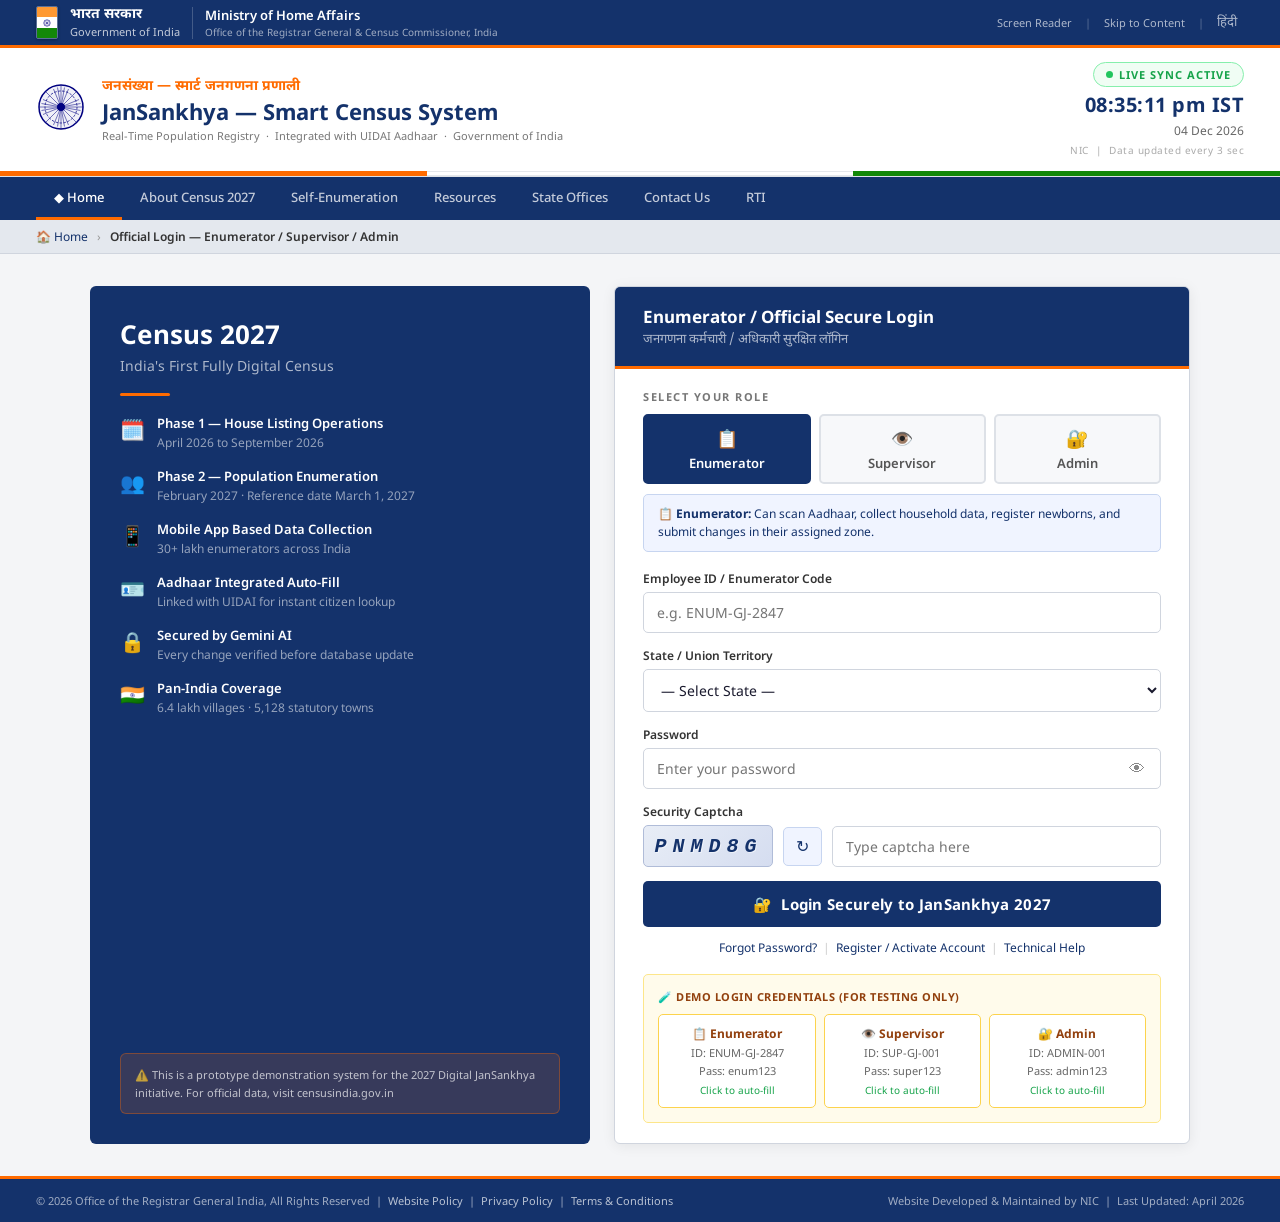
<file: login.html>
<!DOCTYPE html>
<html lang="en">
<head>
  <meta charset="UTF-8">
  <meta name="viewport" content="width=device-width, initial-scale=1.0">
  <title>JanSankhya — Official Login</title>
  <link href="https://fonts.googleapis.com/css2?family=Noto+Sans:wght@400;500;600;700&family=Noto+Sans+Devanagari:wght@400;600;700&display=swap" rel="stylesheet">
  <style>
    *,*::before,*::after{margin:0;padding:0;box-sizing:border-box;}
    html{scroll-behavior:smooth;}
    body{font-family:'Noto Sans',sans-serif;background:#F4F5F7;color:#1a1a2e;min-height:100vh;display:flex;flex-direction:column;}

    /* GOV STRIP */
    .gov-strip{background:#14326B;border-bottom:3px solid #FF6B00;}
    .gov-strip-inner{display:flex;align-items:center;justify-content:space-between;padding:6px 36px;max-width:1280px;margin:0 auto;flex-wrap:wrap;gap:8px;}
    .gs-left{display:flex;align-items:center;gap:12px;flex-wrap:wrap;}
    .gs-hindi{font-family:'Noto Sans Devanagari',sans-serif;font-size:14px;font-weight:700;color:#fff;line-height:1.3;}
    .gs-english{font-size:11px;color:rgba(255,255,255,0.75);}
    .gs-vline{width:1px;height:32px;background:rgba(255,255,255,0.2);flex-shrink:0;}
    .gs-min-main{font-size:13px;font-weight:600;color:#fff;}
    .gs-min-sub{font-size:10px;color:rgba(255,255,255,0.6);margin-top:1px;}
    .gs-right{display:flex;align-items:center;gap:6px;flex-shrink:0;}
    .gs-link{font-size:11px;color:rgba(255,255,255,0.65);text-decoration:none;padding:3px 7px;border-radius:3px;transition:all .15s;}
    .gs-link:hover{color:#fff;background:rgba(255,255,255,0.12);}
    .gs-sep{color:rgba(255,255,255,0.3);font-size:11px;}
    .gs-hindi-link{font-family:'Noto Sans Devanagari',sans-serif;font-size:13px;}

    /* MAIN HEADER */
    .main-header{background:#fff;border-bottom:1px solid #dde1e7;box-shadow:0 2px 6px rgba(0,0,0,0.06);}
    .mh-inner{display:flex;align-items:center;justify-content:space-between;padding:14px 36px;max-width:1280px;margin:0 auto;flex-wrap:wrap;gap:14px;}
    .mh-brand{display:flex;align-items:center;gap:16px;flex:1;}
    .mh-chakra{animation:spinChakra 24s linear infinite;flex-shrink:0;}
    @keyframes spinChakra{from{transform:rotate(0deg);}to{transform:rotate(360deg);}}
    .mh-text{display:flex;flex-direction:column;gap:3px;}
    .mh-hindi{font-family:'Noto Sans Devanagari',sans-serif;font-size:14px;font-weight:700;color:#FF6B00;}
    .mh-english{font-size:22px;font-weight:700;color:#14326B;line-height:1.1;}
    .mh-tagline{font-size:11px;color:#777;margin-top:2px;}
    .mh-right{display:flex;flex-direction:column;align-items:flex-end;gap:4px;}
    .live-badge{display:flex;align-items:center;gap:6px;background:#f0fdf4;border:1px solid #86efac;padding:4px 12px;border-radius:99px;font-size:11px;font-weight:700;letter-spacing:1px;color:#16a34a;}
    .live-dot{width:7px;height:7px;border-radius:50%;background:#22c55e;animation:livePulse 1.5s ease-in-out infinite;display:inline-block;}
    @keyframes livePulse{0%,100%{opacity:1;transform:scale(1);}50%{opacity:.5;transform:scale(1.5);}}
    .mh-clock{font-size:20px;font-weight:700;color:#14326B;font-variant-numeric:tabular-nums;letter-spacing:.5px;}
    .mh-date{font-size:12px;color:#666;}
    .mh-nic{font-size:10px;color:#aaa;letter-spacing:.5px;}
    .tricolor{display:flex;height:5px;}
    .tc-s{flex:1;background:#FF6B00;}.tc-w{flex:1;background:#fff;border-top:1px solid #e5e7eb;border-bottom:1px solid #e5e7eb;}.tc-g{flex:1;background:#138808;}

    /* NAVBAR */
    .gov-nav{background:#14326B;}
    .gov-nav-inner{display:flex;align-items:center;padding:0 36px;max-width:1280px;margin:0 auto;overflow-x:auto;}
    .gov-nav-inner::-webkit-scrollbar{display:none;}
    .nav-item{padding:11px 18px;font-size:13px;font-weight:500;color:rgba(255,255,255,0.75);cursor:pointer;white-space:nowrap;border-bottom:3px solid transparent;transition:all .18s;text-decoration:none;display:inline-block;}
    .nav-item:hover{color:#fff;background:rgba(255,255,255,0.07);}
    .nav-item.active{color:#fff;border-bottom-color:#FF6B00;}

    /* MODAL OVERLAY for nav pages */
    .nav-modal-overlay{display:none;position:fixed;inset:0;background:rgba(0,0,0,0.5);z-index:500;align-items:center;justify-content:center;}
    .nav-modal-overlay.open{display:flex;}
    .nav-modal{background:#fff;border-radius:8px;padding:32px;max-width:560px;width:90%;position:relative;box-shadow:0 20px 60px rgba(0,0,0,0.15);}
    .nav-modal-close{position:absolute;top:14px;right:16px;background:none;border:none;font-size:20px;cursor:pointer;color:#666;}
    .nav-modal-close:hover{color:#1a1a2e;}
    .nav-modal h2{font-size:20px;font-weight:700;color:#14326B;margin-bottom:8px;}
    .nav-modal .nm-sub{font-size:13px;color:#777;margin-bottom:16px;}
    .nav-modal p{font-size:13px;color:#444;line-height:1.7;}
    .nav-modal .nm-divider{height:2px;background:#FF6B00;width:40px;margin:12px 0;}

    /* BREADCRUMB */
    .breadcrumb{background:#e4e8ee;border-bottom:1px solid #d0d5de;padding:8px 36px;}
    .bc-inner{max-width:1280px;margin:0 auto;font-size:12px;color:#555;}
    .bc-inner a{color:#14326B;text-decoration:none;}
    .bc-inner a:hover{text-decoration:underline;}
    .bc-sep{margin:0 6px;color:#999;}
    .bc-current{color:#333;font-weight:600;}

    /* LOGIN BODY */
    .login-body{flex:1;display:flex;align-items:flex-start;justify-content:center;padding:32px 36px;}
    .login-wrap{display:grid;grid-template-columns:1fr 1.15fr;gap:24px;width:100%;max-width:1100px;}

    /* INFO PANEL */
    .info-panel{background:#14326B;border-radius:6px;padding:30px;color:#fff;display:flex;flex-direction:column;}
    .ip-title{font-size:26px;font-weight:700;}
    .ip-sub{font-size:14px;color:rgba(255,255,255,0.65);margin-top:4px;}
    .ip-div{height:3px;width:50px;background:#FF6B00;margin:18px 0;border-radius:99px;}
    .ip-points{display:flex;flex-direction:column;gap:16px;flex:1;}
    .ip-pt{display:flex;align-items:flex-start;gap:12px;}
    .ip-pt-icon{font-size:20px;flex-shrink:0;margin-top:2px;}
    .ip-pt-text{display:flex;flex-direction:column;gap:2px;}
    .ip-pt-text strong{font-size:13px;font-weight:600;color:#fff;}
    .ip-pt-text span{font-size:12px;color:rgba(255,255,255,0.55);}
    .ip-notice{margin-top:24px;padding:12px 14px;background:rgba(255,107,0,0.15);border:1px solid rgba(255,107,0,0.35);border-radius:6px;font-size:11px;color:rgba(255,255,255,0.7);line-height:1.6;}

    /* FORM PANEL */
    .form-panel{background:#fff;border-radius:6px;border:1px solid #d0d5de;box-shadow:0 2px 14px rgba(0,0,0,0.07);overflow:hidden;display:flex;flex-direction:column;}
    .fp-header{background:#14326B;padding:18px 28px;border-bottom:3px solid #FF6B00;}
    .fp-title{font-size:17px;font-weight:700;color:#fff;}
    .fp-sub{font-family:'Noto Sans Devanagari',sans-serif;font-size:13px;color:rgba(255,255,255,0.65);margin-top:3px;}

    /* ROLE TABS */
    .role-section{padding:20px 28px 0;}
    .role-section-label{font-size:11px;font-weight:700;color:#777;letter-spacing:1.5px;text-transform:uppercase;margin-bottom:10px;}
    .role-tabs{display:flex;gap:8px;}
    .role-tab{flex:1;padding:10px 6px;border-radius:5px;border:2px solid #dde1e7;background:#f7f8fa;font-family:'Noto Sans',sans-serif;font-size:13px;font-weight:600;cursor:pointer;transition:all .18s;color:#555;text-align:center;}
    .role-tab:hover{border-color:#14326B;color:#14326B;background:#eef1f8;}
    .role-tab.active{border-color:#14326B;background:#14326B;color:#fff;}
    .role-tab .ri{display:block;font-size:18px;margin-bottom:4px;}

    /* ROLE DESC */
    .role-desc{margin:10px 28px 0;padding:10px 14px;background:#f0f4ff;border:1px solid #c7d5f0;border-radius:5px;font-size:12px;color:#14326B;line-height:1.5;}

    /* FORM FIELDS */
    .form-fields{padding:18px 28px;display:flex;flex-direction:column;gap:14px;}
    .fg{display:flex;flex-direction:column;gap:5px;}
    .fl{font-size:12px;font-weight:600;color:#333;}
    .fi{width:100%;padding:10px 13px;border:1.5px solid #d0d5de;border-radius:5px;font-family:'Noto Sans',sans-serif;font-size:14px;color:#1a1a2e;background:#fff;outline:none;transition:all .18s;}
    .fi:focus{border-color:#14326B;box-shadow:0 0 0 3px rgba(20,50,107,0.1);}
    .pw-wrap{position:relative;}
    .pw-wrap .fi{padding-right:44px;}
    .pw-eye{position:absolute;right:12px;top:50%;transform:translateY(-50%);background:none;border:none;cursor:pointer;font-size:16px;color:#888;padding:4px;}

    /* CAPTCHA */
    .cap-row{display:flex;gap:10px;align-items:center;}
    .cap-box{flex-shrink:0;width:130px;height:42px;background:linear-gradient(135deg,#e8edf6,#d5ddf0);border:1.5px solid #b0bcd8;border-radius:5px;display:flex;align-items:center;justify-content:center;font-size:20px;font-weight:700;color:#14326B;letter-spacing:6px;font-style:italic;user-select:none;font-family:monospace;text-shadow:1px 1px 0 rgba(255,255,255,0.5);}
    .cap-refresh{background:#f0f4ff;border:1.5px solid #c7d5f0;border-radius:5px;padding:9px 12px;cursor:pointer;font-size:16px;color:#14326B;transition:all .18s;flex-shrink:0;}
    .cap-refresh:hover{background:#e0e8f8;transform:rotate(180deg);}
    .cap-input{flex:1;}

    /* ERROR */
    .login-error{background:#fef2f2;border:1px solid #fca5a5;border-radius:5px;padding:10px 14px;font-size:13px;color:#dc2626;display:flex;align-items:center;gap:8px;}

    /* LOGIN BTN */
    .login-btn{width:100%;padding:13px;background:#14326B;color:#fff;border:none;border-radius:5px;font-family:'Noto Sans',sans-serif;font-size:15px;font-weight:700;cursor:pointer;transition:all .2s;letter-spacing:.3px;}
    .login-btn:hover{background:#1a3f87;box-shadow:0 4px 16px rgba(20,50,107,0.3);transform:translateY(-1px);}
    .login-btn.loading{opacity:.7;cursor:not-allowed;transform:none;}

    /* HELPER LINKS */
    .helper-links{display:flex;align-items:center;justify-content:center;gap:6px;font-size:12px;color:#777;margin-top:-2px;}
    .helper-links a{color:#14326B;text-decoration:none;}
    .helper-links a:hover{text-decoration:underline;}
    .hl-sep{color:#ccc;}

    /* DEMO BOX */
    .demo-box{margin:0 28px 20px;background:#fffbeb;border:1px solid #fde68a;border-radius:5px;padding:14px;}
    .demo-title{font-size:11px;font-weight:700;color:#92400e;letter-spacing:.5px;margin-bottom:10px;text-transform:uppercase;}
    .demo-grid{display:grid;grid-template-columns:repeat(3,1fr);gap:8px;}
    .demo-item{background:#fff;border:1px solid #fcd34d;border-radius:5px;padding:10px 8px;cursor:pointer;transition:all .18s;text-align:center;display:flex;flex-direction:column;gap:3px;}
    .demo-item:hover{border-color:#f59e0b;background:#fffdf0;transform:translateY(-1px);}
    .demo-item strong{font-size:12px;color:#92400e;display:block;}
    .demo-item span{font-size:11px;color:#666;}

    /* FOOTER */
    .gov-footer{background:#14326B;border-top:3px solid #FF6B00;padding:14px 36px;margin-top:auto;}
    .gf-inner{display:flex;align-items:center;justify-content:space-between;max-width:1280px;margin:0 auto;font-size:11px;color:rgba(255,255,255,0.6);flex-wrap:wrap;gap:8px;}
    .gov-footer a{color:rgba(255,255,255,0.7);text-decoration:none;}
    .gov-footer a:hover{color:#fff;text-decoration:underline;}

    /* RESPONSIVE */
    @media(max-width:900px){.login-wrap{grid-template-columns:1fr;}.info-panel{display:none;}.gs-min-main,.gs-min-sub{display:none;}}
    @media(max-width:600px){.gov-strip-inner,.mh-inner,.gov-nav-inner,.breadcrumb,.login-body,.gf-inner{padding-left:16px;padding-right:16px;}.mh-english{font-size:16px;}.demo-grid{grid-template-columns:1fr;}.gs-right .gs-link{display:none;}}
  </style>
</head>
<body>

  <!-- GOV STRIP -->
  <div class="gov-strip">
    <div class="gov-strip-inner">
      <div class="gs-left">
        <!-- Tiranga Flag -->
        <div style="display:flex;flex-direction:column;width:22px;height:33px;border:1px solid rgba(255,255,255,0.3);border-radius:2px;overflow:hidden;flex-shrink:0;box-shadow:0 1px 3px rgba(0,0,0,0.3);">
          <div style="flex:1;background:#FF9933"></div>
          <div style="flex:1;background:#ffffff;display:flex;align-items:center;justify-content:center;">
            <svg width="8" height="8" viewBox="0 0 20 20" fill="none"><circle cx="10" cy="10" r="8" stroke="#000080" stroke-width="1.5" fill="none"/><circle cx="10" cy="10" r="1.5" fill="#000080"/><g stroke="#000080" stroke-width="0.8"><line x1="10" y1="2" x2="10" y2="18"/><line x1="2" y1="10" x2="18" y2="10"/><line x1="3.8" y1="3.8" x2="16.2" y2="16.2"/><line x1="16.2" y1="3.8" x2="3.8" y2="16.2"/></g></svg>
          </div>
          <div style="flex:1;background:#138808"></div>
        </div>
        
        <div>
          <div class="gs-hindi">भारत सरकार</div>
          <div class="gs-english">Government of India</div>
        </div>
        <div class="gs-vline"></div>
        <div>
          <div class="gs-min-main">Ministry of Home Affairs</div>
          <div class="gs-min-sub">Office of the Registrar General &amp; Census Commissioner, India</div>
        </div>
      </div>
      <div class="gs-right">
        <a href="#" class="gs-link">Screen Reader</a>
        <span class="gs-sep">|</span>
        <a href="#" class="gs-link">Skip to Content</a>
        <span class="gs-sep">|</span>
        <a href="#" class="gs-link gs-hindi-link">हिंदी</a>
      </div>
    </div>
  </div>

  <!-- MAIN HEADER -->
  <div class="main-header">
    <div class="mh-inner">
      <div class="mh-brand">
        <div class="mh-chakra">
          <svg width="50" height="50" viewBox="0 0 100 100" fill="none">
            <circle cx="50" cy="50" r="44" stroke="#000080" stroke-width="3" fill="rgba(0,0,128,0.06)"/>
            <circle cx="50" cy="50" r="32" stroke="#000080" stroke-width="1.5" fill="none" stroke-dasharray="5 3"/>
            <circle cx="50" cy="50" r="8" fill="#000080"/>
            <g stroke="#000080" stroke-width="1.5" opacity="0.7">
              <line x1="50" y1="6" x2="50" y2="94"/><line x1="6" y1="50" x2="94" y2="50"/>
              <line x1="20" y1="20" x2="80" y2="80"/><line x1="80" y1="20" x2="20" y2="80"/>
              <line x1="14" y1="35" x2="86" y2="65"/><line x1="86" y1="35" x2="14" y2="65"/>
              <line x1="35" y1="14" x2="65" y2="86"/><line x1="65" y1="14" x2="35" y2="86"/>
              <line x1="11" y1="43" x2="89" y2="57"/><line x1="89" y1="43" x2="11" y2="57"/>
              <line x1="43" y1="11" x2="57" y2="89"/><line x1="57" y1="11" x2="43" y2="89"/>
            </g>
          </svg>
        </div>
        <div class="mh-text">
          <div class="mh-hindi">जनसंख्या — स्मार्ट जनगणना प्रणाली</div>
          <div class="mh-english">JanSankhya — Smart Census System</div>
          <div class="mh-tagline">Real-Time Population Registry &nbsp;·&nbsp; Integrated with UIDAI Aadhaar &nbsp;·&nbsp; Government of India</div>
        </div>
      </div>
      <div class="mh-right">
        <div class="live-badge"><span class="live-dot"></span> LIVE SYNC ACTIVE</div>
        <div class="mh-clock" id="loginClock">--:--:-- IST</div>
        <div class="mh-date" id="loginDate">-- --- ----</div>
        <div class="mh-nic">NIC &nbsp;|&nbsp; Data updated every 3 sec</div>
      </div>
    </div>
    <div class="tricolor"><div class="tc-s"></div><div class="tc-w"></div><div class="tc-g"></div></div>
  </div>

  <!-- NAVBAR — all items open modals except Home -->
  <div class="gov-nav">
    <div class="gov-nav-inner">
      <a href="#" class="nav-item active">◆ Home</a>
      <a href="#" class="nav-item" onclick="openModal('aboutModal');return false;">About Census 2027</a>
      <a href="#" class="nav-item" onclick="openModal('selfModal');return false;">Self-Enumeration</a>
      <a href="#" class="nav-item" onclick="openModal('resourceModal');return false;">Resources</a>
      <a href="#" class="nav-item" onclick="openModal('stateModal');return false;">State Offices</a>
      <a href="#" class="nav-item" onclick="openModal('contactModal');return false;">Contact Us</a>
      <a href="#" class="nav-item" onclick="openModal('rtiModal');return false;">RTI</a>
    </div>
  </div>

  <!-- BREADCRUMB -->
  <div class="breadcrumb">
    <div class="bc-inner">
      <a href="#">🏠 Home</a>
      <span class="bc-sep">›</span>
      <span class="bc-current">Official Login — Enumerator / Supervisor / Admin</span>
    </div>
  </div>

  <!-- LOGIN BODY -->
  <div class="login-body">
    <div class="login-wrap">

      <!-- LEFT INFO PANEL -->
      <div class="info-panel">
        <div class="ip-title">Census 2027</div>
        <div class="ip-sub">India's First Fully Digital Census</div>
        <div class="ip-div"></div>
        <div class="ip-points">
          <div class="ip-pt"><span class="ip-pt-icon">🗓️</span><div class="ip-pt-text"><strong>Phase 1 — House Listing Operations</strong><span>April 2026 to September 2026</span></div></div>
          <div class="ip-pt"><span class="ip-pt-icon">👥</span><div class="ip-pt-text"><strong>Phase 2 — Population Enumeration</strong><span>February 2027 · Reference date March 1, 2027</span></div></div>
          <div class="ip-pt"><span class="ip-pt-icon">📱</span><div class="ip-pt-text"><strong>Mobile App Based Data Collection</strong><span>30+ lakh enumerators across India</span></div></div>
          <div class="ip-pt"><span class="ip-pt-icon">🪪</span><div class="ip-pt-text"><strong>Aadhaar Integrated Auto-Fill</strong><span>Linked with UIDAI for instant citizen lookup</span></div></div>
          <div class="ip-pt"><span class="ip-pt-icon">🔒</span><div class="ip-pt-text"><strong>Secured by Gemini AI</strong><span>Every change verified before database update</span></div></div>
          <div class="ip-pt"><span class="ip-pt-icon">🇮🇳</span><div class="ip-pt-text"><strong>Pan-India Coverage</strong><span>6.4 lakh villages · 5,128 statutory towns</span></div></div>
        </div>
        <div class="ip-notice">⚠️ This is a prototype demonstration system for the 2027 Digital JanSankhya initiative. For official data, visit censusindia.gov.in</div>
      </div>

      <!-- RIGHT FORM PANEL -->
      <div class="form-panel">
        <div class="fp-header">
          <div class="fp-title">Enumerator / Official Secure Login</div>
          <div class="fp-sub">जनगणना कर्मचारी / अधिकारी सुरक्षित लॉगिन</div>
        </div>

        <div class="role-section">
          <div class="role-section-label">Select Your Role</div>
          <div class="role-tabs">
            <button class="role-tab active" onclick="selectRole('enumerator',this)"><span class="ri">📋</span>Enumerator</button>
            <button class="role-tab" onclick="selectRole('supervisor',this)"><span class="ri">👁️</span>Supervisor</button>
            <button class="role-tab" onclick="selectRole('admin',this)"><span class="ri">🔐</span>Admin</button>
          </div>
        </div>

        <div class="role-desc" id="roleDesc">📋 <strong>Enumerator:</strong> Can scan Aadhaar, collect household data, register newborns, and submit changes in their assigned zone.</div>

        <div class="form-fields">
          <div class="fg">
            <label class="fl">Employee ID / Enumerator Code</label>
            <input class="fi" id="loginId" type="text" placeholder="e.g. ENUM-GJ-2847" autocomplete="off">
          </div>
          <div class="fg">
            <label class="fl">State / Union Territory</label>
            <select class="fi" id="loginState">
              <option value="">— Select State —</option>
              <option>Gujarat</option><option>Maharashtra</option><option>Rajasthan</option>
              <option>Uttar Pradesh</option><option>Bihar</option><option>Kerala</option>
              <option>Tamil Nadu</option><option>West Bengal</option><option>Madhya Pradesh</option>
              <option>Karnataka</option><option>Andhra Pradesh</option><option>Delhi</option>
            </select>
          </div>
          <div class="fg">
            <label class="fl">Password</label>
            <div class="pw-wrap">
              <input class="fi" id="loginPw" type="password" placeholder="Enter your password">
              <button class="pw-eye" onclick="togglePw()" type="button">👁</button>
            </div>
          </div>
          <div class="fg">
            <label class="fl">Security Captcha</label>
            <div class="cap-row">
              <div class="cap-box" id="captchaDisplay">------</div>
              <button class="cap-refresh" onclick="refreshCaptcha()" title="Refresh">↻</button>
              <input class="fi cap-input" id="captchaInput" placeholder="Type captcha here" autocomplete="off">
            </div>
          </div>
          <div class="login-error" id="loginError" style="display:none">⚠️ <span id="loginErrorMsg"></span></div>
          <button class="login-btn" onclick="handleLogin()" id="loginBtn">🔐 &nbsp;Login Securely to JanSankhya 2027</button>
          <div class="helper-links">
            <a href="#">Forgot Password?</a><span class="hl-sep">|</span>
            <a href="#">Register / Activate Account</a><span class="hl-sep">|</span>
            <a href="#">Technical Help</a>
          </div>
        </div>

        <div class="demo-box">
          <div class="demo-title">🧪 Demo Login Credentials (For Testing Only)</div>
          <div class="demo-grid">
            <div class="demo-item" onclick="fillDemo('enumerator')"><strong>📋 Enumerator</strong><span>ID: ENUM-GJ-2847</span><span>Pass: enum123</span><span style="color:#16a34a;font-size:10px;margin-top:2px">Click to auto-fill</span></div>
            <div class="demo-item" onclick="fillDemo('supervisor')"><strong>👁️ Supervisor</strong><span>ID: SUP-GJ-001</span><span>Pass: super123</span><span style="color:#16a34a;font-size:10px;margin-top:2px">Click to auto-fill</span></div>
            <div class="demo-item" onclick="fillDemo('admin')"><strong>🔐 Admin</strong><span>ID: ADMIN-001</span><span>Pass: admin123</span><span style="color:#16a34a;font-size:10px;margin-top:2px">Click to auto-fill</span></div>
          </div>
        </div>
      </div>
    </div>
  </div>

  <!-- FOOTER -->
  <div class="gov-footer">
    <div class="gf-inner">
      <div>© 2026 Office of the Registrar General India, All Rights Reserved &nbsp;|&nbsp; <a href="#">Website Policy</a> &nbsp;|&nbsp; <a href="#">Privacy Policy</a> &nbsp;|&nbsp; <a href="#">Terms &amp; Conditions</a></div>
      <div>Website Developed &amp; Maintained by NIC &nbsp;|&nbsp; Last Updated: April 2026</div>
    </div>
  </div>

  <!-- ===== NAV MODALS ===== -->
  <div class="nav-modal-overlay" id="aboutModal" onclick="closeModal('aboutModal')">
    <div class="nav-modal" onclick="event.stopPropagation()">
      <button class="nav-modal-close" onclick="closeModal('aboutModal')">✕</button>
      <h2>About Census 2027</h2>
      <div class="nm-divider"></div>
      <div class="nm-sub">India's 16th National Census — First Digital Census</div>
      <p>Census 2027 is India's 16th National Census and the country's first fully digital population enumeration exercise. It is being conducted in two phases — Phase 1 is House Listing Operations from April to September 2026, and Phase 2 is Population Enumeration in February 2027.<br><br>The census will cover 36 States and Union Territories, over 7,000 sub-districts, 5,128 statutory towns, and nearly 6.4 lakh villages. Over 30 lakh enumerators are participating in data collection using mobile applications. For the first time, citizens can self-enumerate through a secure online portal in 16 languages. The government has approved an outlay of ₹11,718.24 crore for this exercise.</p>
    </div>
  </div>

  <div class="nav-modal-overlay" id="selfModal" onclick="closeModal('selfModal')">
    <div class="nav-modal" onclick="event.stopPropagation()">
      <button class="nav-modal-close" onclick="closeModal('selfModal')">✕</button>
      <h2>Self-Enumeration Portal</h2>
      <div class="nm-divider"></div>
      <div class="nm-sub">Fill your census details online before the enumerator visits</div>
      <p>The Self-Enumeration facility allows households to fill in their census details online through a secure portal. You can log in using your registered mobile number, submit your family's information, and generate a unique Self-Enumeration ID (QR code).<br><br>When the enumerator visits, they will scan this QR code to confirm your household is done — saving significant time for both you and the census team. Self-enumeration windows are open for 15 days in each state before the official house listing begins.<br><br>The portal is available in 16 languages including Hindi, English, Gujarati, Marathi, Tamil, Telugu, and more.</p>
    </div>
  </div>

  <div class="nav-modal-overlay" id="resourceModal" onclick="closeModal('resourceModal')">
    <div class="nav-modal" onclick="event.stopPropagation()">
      <button class="nav-modal-close" onclick="closeModal('resourceModal')">✕</button>
      <h2>Resources &amp; Downloads</h2>
      <div class="nm-divider"></div>
      <div class="nm-sub">Training materials, manuals, and guidelines</div>
      <p>The following resources are available for enumerators and field staff:<br><br>
      • Enumerator Training Manual (PDF)<br>
      • House Listing Schedule Guidelines<br>
      • Population Enumeration Schedule<br>
      • FAQ for Enumerators<br>
      • Regional Language Training Materials (16 languages)<br>
      • Mobile App User Guide<br>
      • Data Privacy and Security Guidelines<br><br>
      All materials are available on the official Census India website at censusindia.gov.in</p>
    </div>
  </div>

  <div class="nav-modal-overlay" id="stateModal" onclick="closeModal('stateModal')">
    <div class="nav-modal" onclick="event.stopPropagation()">
      <button class="nav-modal-close" onclick="closeModal('stateModal')">✕</button>
      <h2>State Census Offices</h2>
      <div class="nm-divider"></div>
      <div class="nm-sub">Directorate of Census Operations — State-wise contacts</div>
      <p>Each state and union territory has a Directorate of Census Operations headed by a Director of Census Operations (DCO). These offices coordinate all census activities within their jurisdiction.<br><br>
      Key state offices include:<br>
      • Gujarat — DCO Gandhinagar<br>
      • Maharashtra — DCO Mumbai<br>
      • Uttar Pradesh — DCO Lucknow<br>
      • Bihar — DCO Patna<br>
      • West Bengal — DCO Kolkata<br>
      • Tamil Nadu — DCO Chennai<br>
      • Kerala — DCO Thiruvananthapuram<br><br>
      For state-specific queries, contact your respective DCO office or visit censusindia.gov.in/state-offices</p>
    </div>
  </div>

  <div class="nav-modal-overlay" id="contactModal" onclick="closeModal('contactModal')">
    <div class="nav-modal" onclick="event.stopPropagation()">
      <button class="nav-modal-close" onclick="closeModal('contactModal')">✕</button>
      <h2>Contact Us</h2>
      <div class="nm-divider"></div>
      <div class="nm-sub">Office of the Registrar General &amp; Census Commissioner, India</div>
      <p>
      <strong>Address:</strong><br>
      Office of the Registrar General &amp; Census Commissioner, India<br>
      2/A, Mansingh Road, New Delhi — 110011<br><br>
      <strong>Email:</strong> censusindia@nic.in<br>
      <strong>Helpline:</strong> 1800-11-2527 (Toll Free)<br>
      <strong>Working Hours:</strong> Monday to Friday, 9:00 AM to 6:00 PM<br><br>
      <strong>Technical Support for JanSankhya Portal:</strong><br>
      Email: jansankhya-support@nic.in<br>
      For enumerator login issues, please contact your District Census Officer.
      </p>
    </div>
  </div>

  <div class="nav-modal-overlay" id="rtiModal" onclick="closeModal('rtiModal')">
    <div class="nav-modal" onclick="event.stopPropagation()">
      <button class="nav-modal-close" onclick="closeModal('rtiModal')">✕</button>
      <h2>Right to Information (RTI)</h2>
      <div class="nm-divider"></div>
      <div class="nm-sub">Information under the Right to Information Act, 2005</div>
      <p>The Office of the Registrar General and Census Commissioner, India is a public authority under the Right to Information Act, 2005.<br><br>
      <strong>Central Public Information Officer (CPIO):</strong><br>
      Deputy Registrar General (Admin)<br>
      Office of the Registrar General &amp; Census Commissioner, India<br>
      2/A, Mansingh Road, New Delhi — 110011<br><br>
      <strong>First Appellate Authority:</strong><br>
      Joint Registrar General<br>
      Same address as above<br><br>
      RTI applications can be filed online at rtionline.gov.in or submitted physically to the above address. The prescribed fee is ₹10 per application.</p>
    </div>
  </div>

  <script>
    const CREDENTIALS = {
      enumerator: { id:'ENUM-GJ-2847', pass:'enum123', name:'Vedanshi Desai',  zone:'Surat, Gujarat', avatar:'VD' },
      supervisor:  { id:'SUP-GJ-001',  pass:'super123', name:'Rahul Sharma',    zone:'Gujarat Zone',   avatar:'RS' },
      admin:       { id:'ADMIN-001',   pass:'admin123', name:'Admin Officer',   zone:'National HQ',    avatar:'AO' },
    };
    let currentRole = 'enumerator';
    let captchaValue = '';

    const roleDescs = {
      enumerator:'📋 <strong>Enumerator:</strong> Can scan Aadhaar, collect household data, register newborns, and submit changes in their assigned zone.',
      supervisor:'👁️ <strong>Supervisor:</strong> Can monitor enumerator progress, review and approve/reject changes, and view zone-level reports.',
      admin:'🔐 <strong>Admin:</strong> Full access to all databases, national dashboard, change approvals, and system configuration.',
    };

    function selectRole(role, btn) {
      currentRole = role;
      document.querySelectorAll('.role-tab').forEach(t => t.classList.remove('active'));
      btn.classList.add('active');
      document.getElementById('roleDesc').innerHTML = roleDescs[role];
      const ph = {enumerator:'e.g. ENUM-GJ-2847', supervisor:'e.g. SUP-GJ-001', admin:'e.g. ADMIN-001'};
      document.getElementById('loginId').placeholder = ph[role];
      hideError();
    }

    function fillDemo(role) {
      const c = CREDENTIALS[role];
      document.querySelectorAll('.role-tab').forEach((t,i) => {
        const roles = ['enumerator','supervisor','admin'];
        if(roles[i]===role){t.classList.add('active');selectRole(role,t);}
        else t.classList.remove('active');
      });
      document.getElementById('loginId').value = c.id;
      document.getElementById('loginPw').value = c.pass;
      document.getElementById('loginState').value = 'Gujarat';
      document.getElementById('captchaInput').value = captchaValue;
    }

    function generateCaptcha() {
      const chars = 'ABCDEFGHJKLMNPQRSTUVWXYZ23456789';
      captchaValue = Array.from({length:6},()=>chars[Math.floor(Math.random()*chars.length)]).join('');
      document.getElementById('captchaDisplay').textContent = captchaValue;
    }
    function refreshCaptcha() { generateCaptcha(); document.getElementById('captchaInput').value=''; }
    function togglePw() { const p=document.getElementById('loginPw'); p.type=p.type==='password'?'text':'password'; }
    function showError(msg) { document.getElementById('loginErrorMsg').textContent=msg; document.getElementById('loginError').style.display='flex'; }
    function hideError() { document.getElementById('loginError').style.display='none'; }

    function handleLogin() {
      hideError();
      const id      = document.getElementById('loginId').value.trim();
      const state   = document.getElementById('loginState').value;
      const pw      = document.getElementById('loginPw').value;
      const captcha = document.getElementById('captchaInput').value.trim().toUpperCase();
      const btn     = document.getElementById('loginBtn');
      if(!id)      { showError('Please enter your Employee ID / Enumerator Code.'); return; }
      if(!state)   { showError('Please select your State / Union Territory.'); return; }
      if(!pw)      { showError('Please enter your password.'); return; }
      if(!captcha) { showError('Please enter the security captcha.'); return; }
      if(captcha!==captchaValue) { showError('Incorrect captcha. Please try again.'); refreshCaptcha(); return; }
      const cred = CREDENTIALS[currentRole];
      if(id!==cred.id||pw!==cred.pass) { showError('Invalid Employee ID or Password. Please check your credentials.'); refreshCaptcha(); return; }
      btn.textContent='⏳ Verifying credentials...'; btn.classList.add('loading');
      sessionStorage.setItem('js_user', JSON.stringify({ role:currentRole, name:cred.name, zone:state+' — '+cred.zone, avatar:cred.avatar, id:cred.id }));
      setTimeout(() => { btn.textContent='✅ Login successful! Redirecting...'; setTimeout(()=>{ window.location.href='index.html'; },800); },1200);
    }

    // NAV MODALS
    function openModal(id) { document.getElementById(id).classList.add('open'); }
    function closeModal(id) { document.getElementById(id).classList.remove('open'); }
    document.addEventListener('keydown', e => { if(e.key==='Escape') document.querySelectorAll('.nav-modal-overlay.open').forEach(m=>m.classList.remove('open')); });

    // CLOCK
    function updateClock() {
      const now = new Date();
      const c = document.getElementById('loginClock');
      const d = document.getElementById('loginDate');
      if(c) c.textContent = now.toLocaleTimeString('en-IN',{hour:'2-digit',minute:'2-digit',second:'2-digit'})+' IST';
      if(d) d.textContent = now.toLocaleDateString('en-IN',{day:'2-digit',month:'short',year:'numeric'});
    }
    setInterval(updateClock,1000); updateClock();
    document.addEventListener('keydown', e => { if(e.key==='Enter') handleLogin(); });
    generateCaptcha();
  </script>
</body>
</html>
</file>
